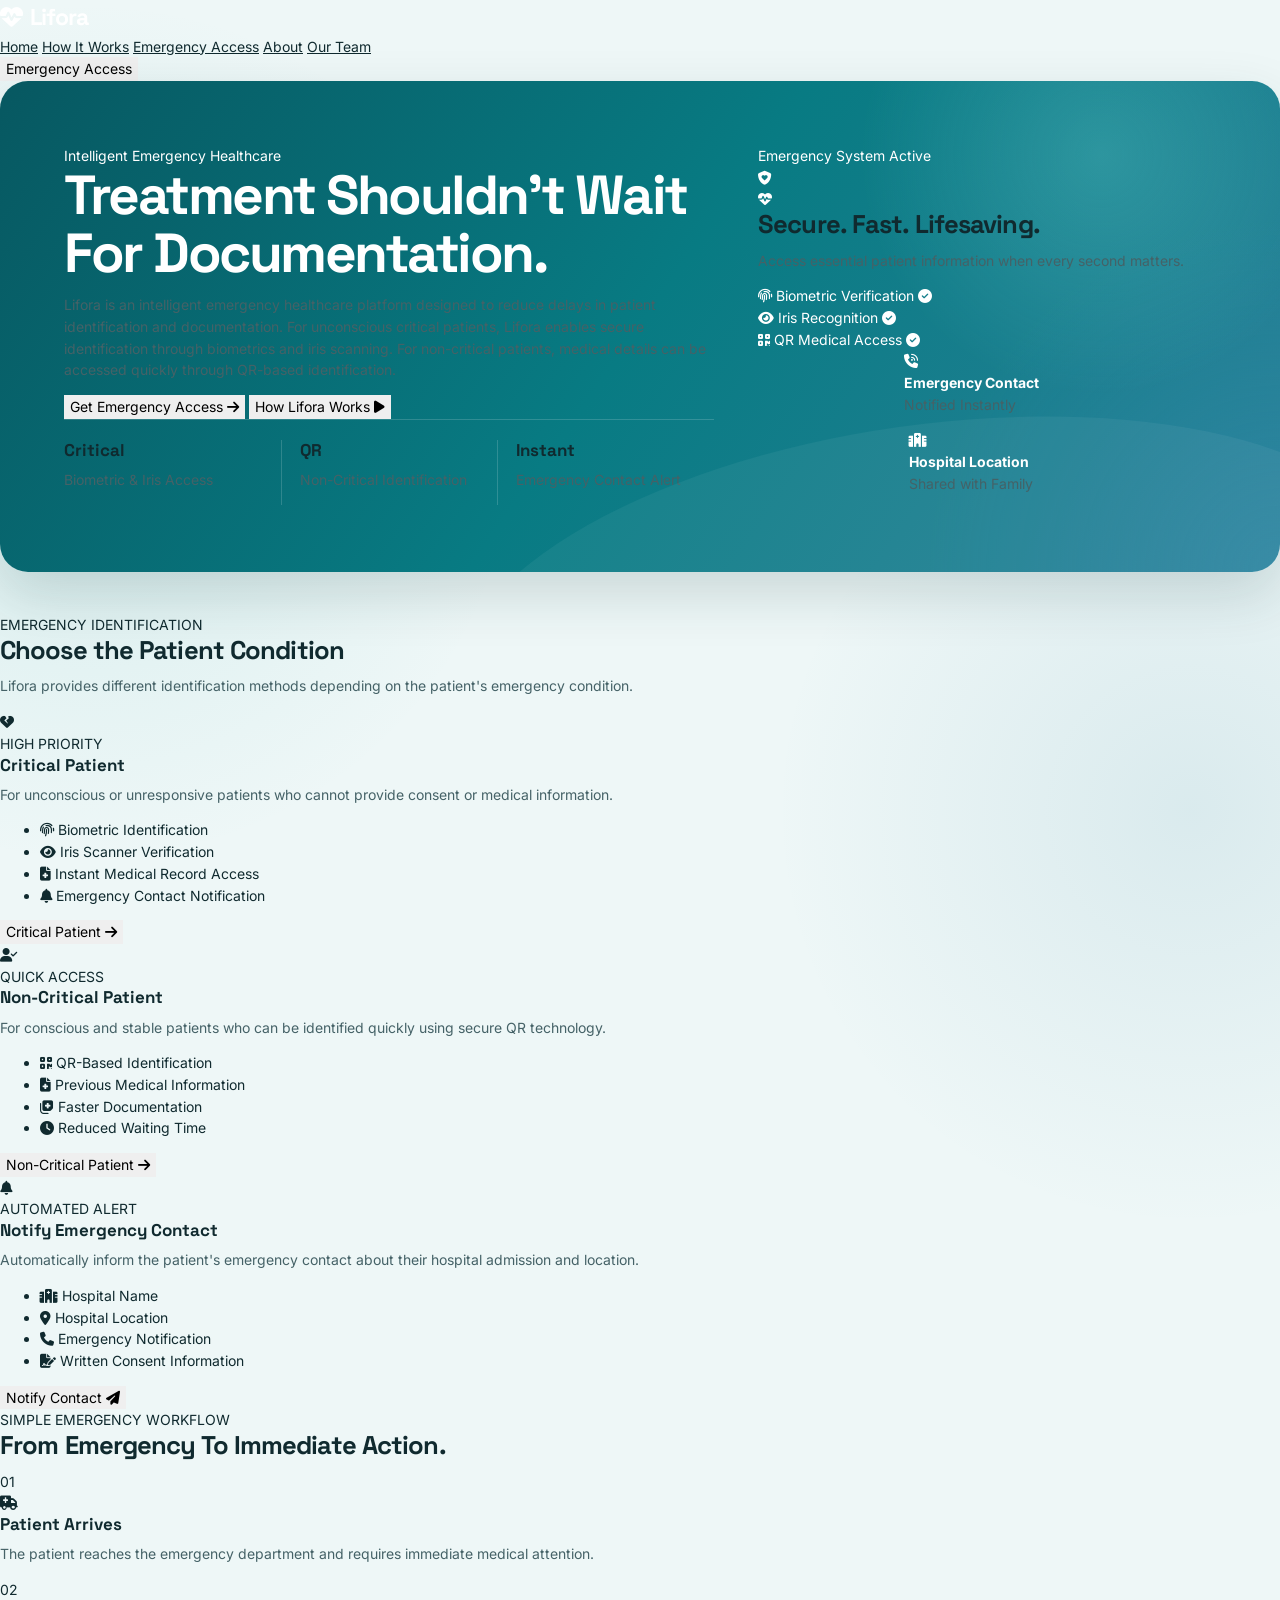
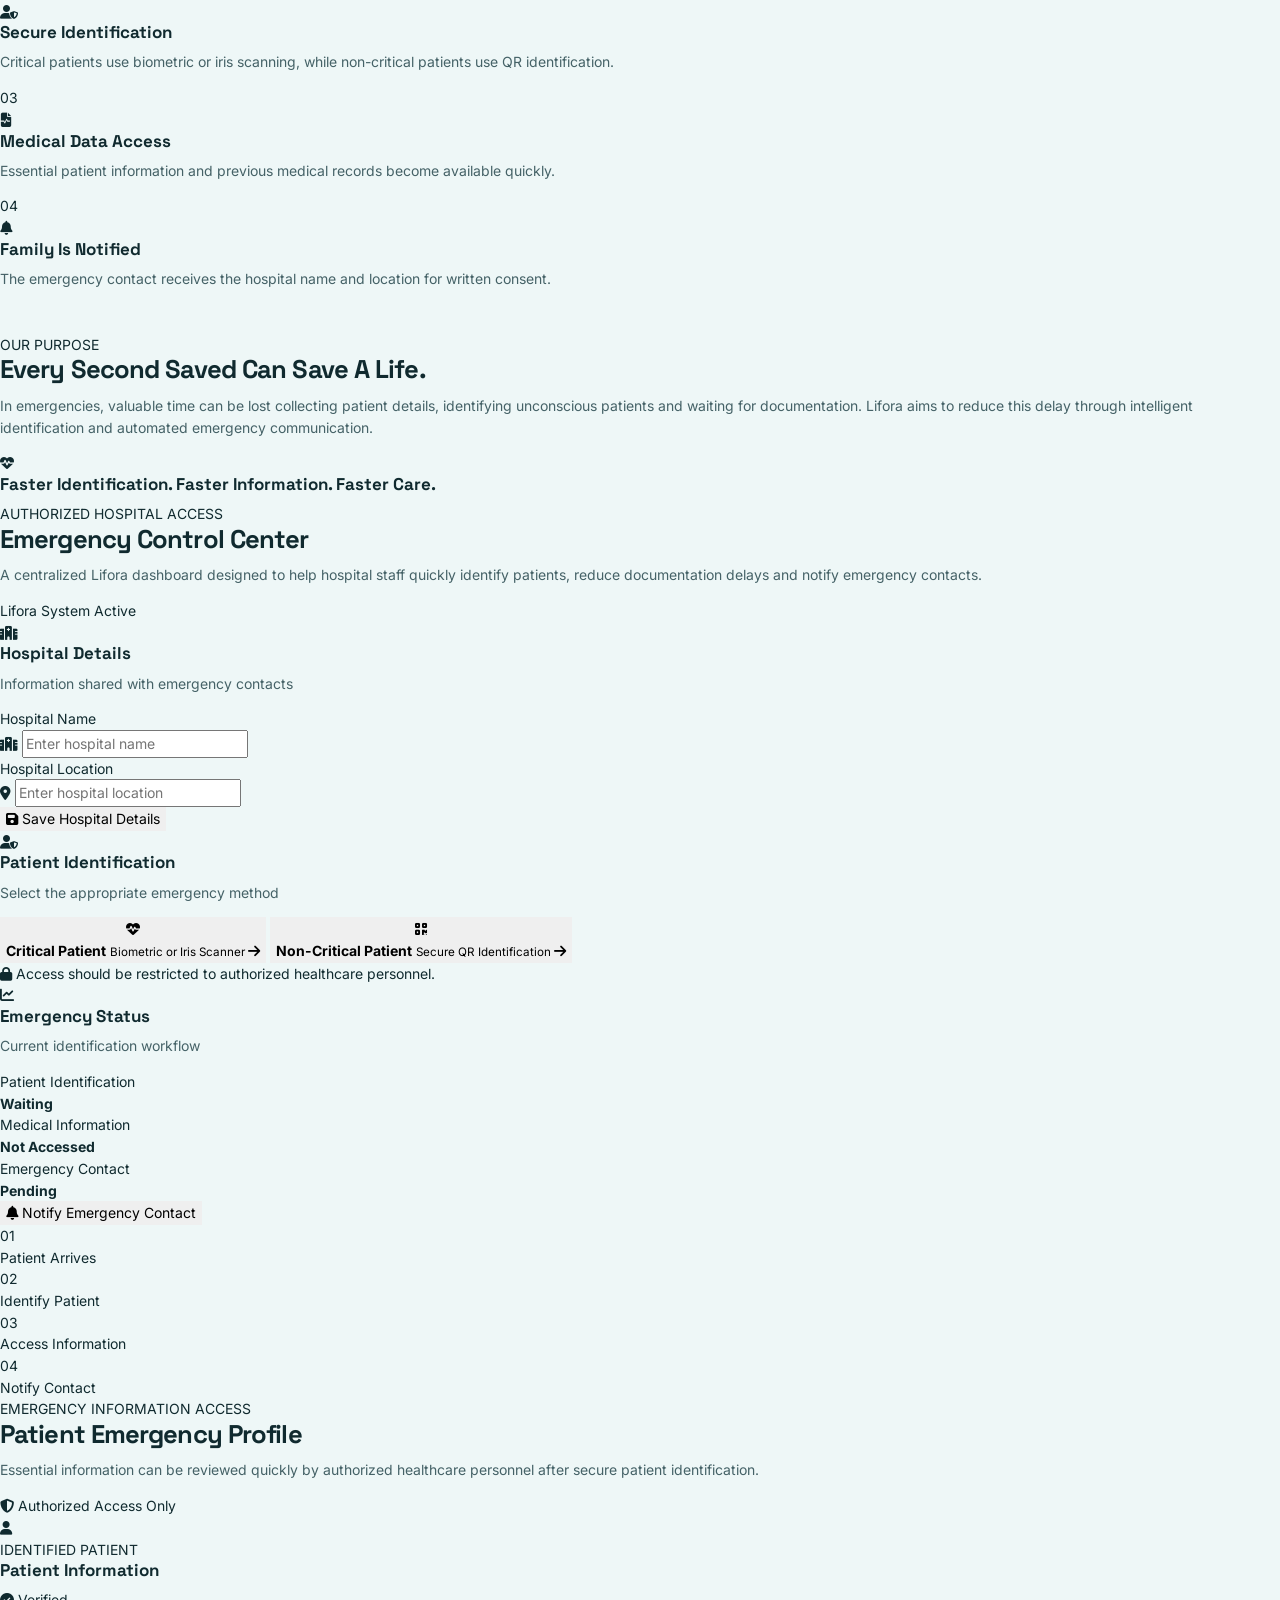
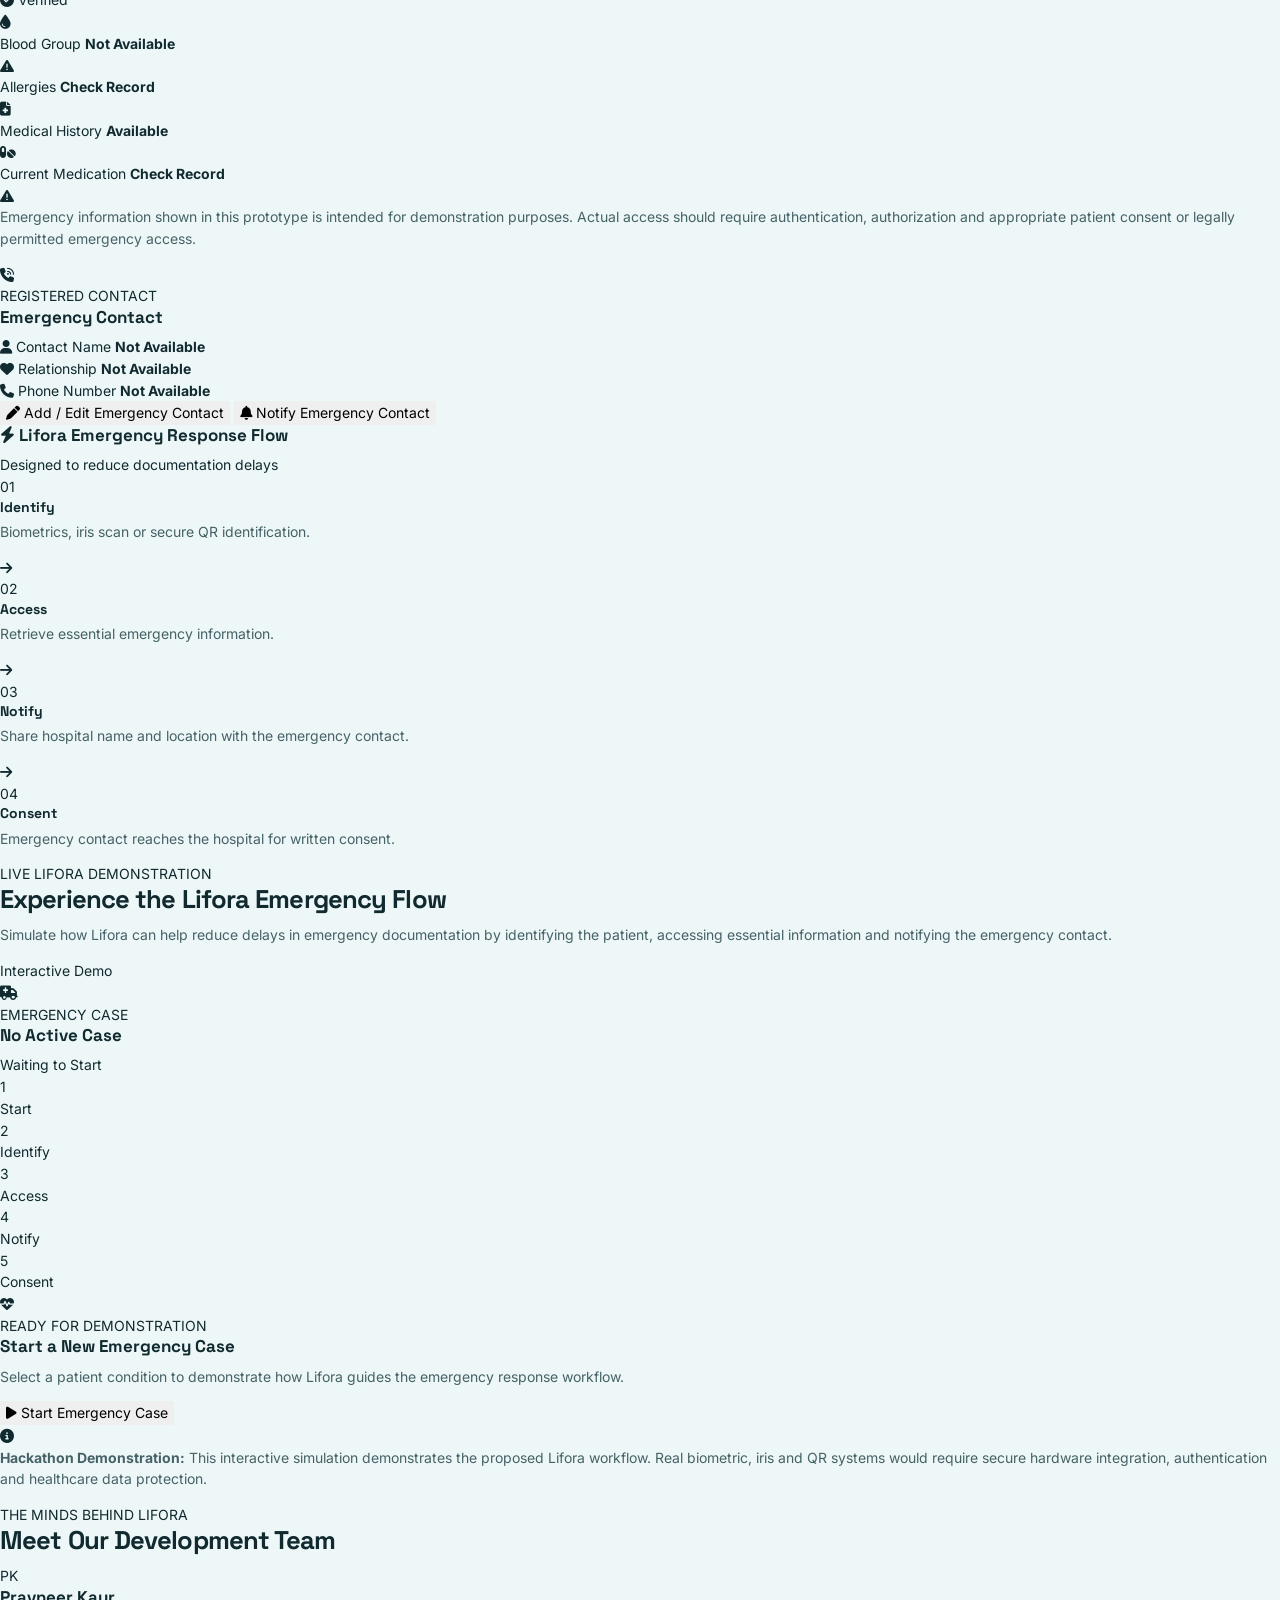
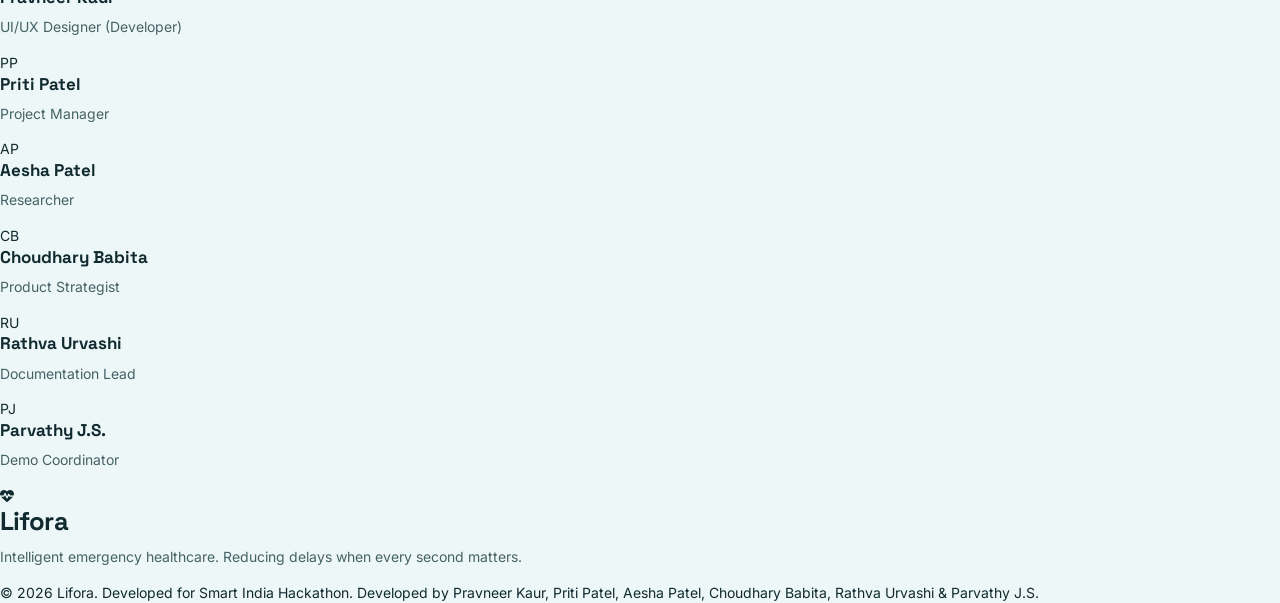
<file: index-5.html>
<!DOCTYPE html>
<html lang="en">

<head>
    <meta charset="UTF-8">

    <meta name="viewport" 
          content="width=device-width, initial-scale=1.0">

    <title>Lifora | Intelligent Emergency Healthcare</title>

    <!-- Google Font -->
    <link href="https://fonts.googleapis.com/css2?family=Inter:wght@300;400;500;600;700;800&display=swap" 
          rel="stylesheet">

    <!-- Font Awesome Icons -->
    <link rel="stylesheet" 
          href="https://cdnjs.cloudflare.com/ajax/libs/font-awesome/6.5.2/css/all.min.css">

    <!-- CSS File -->
    <link rel="stylesheet" href="styles.css">
</head>


<body>

    <!-- =========================
         NAVIGATION BAR
    ========================== -->

    <header class="navbar">

        <div class="logo">

            <div class="logo-icon">
                <i class="fa-solid fa-heart-pulse"></i>
            </div>

            <span>Lifora</span>

        </div>


        <nav class="nav-links">

            <a href="#home">Home</a>

            <a href="#how-it-works">How It Works</a>

            <a href="#emergency">Emergency Access</a>

            <a href="#about">About</a>

            <a href="#developers">Our Team</a>

        </nav>


        <button class="nav-button"
                onclick="document.getElementById('emergency').scrollIntoView()">

            Emergency Access

        </button>

    </header>



    <!-- =========================
         HERO SECTION
    ========================== -->

    <section class="hero" id="home">


        <!-- LEFT CONTENT -->

        <div class="hero-content">

            <div class="status-badge">

                <span class="pulse-dot"></span>

                Intelligent Emergency Healthcare

            </div>


            <h1>

                Treatment Shouldn't Wait For

                <span>Documentation.</span>

            </h1>


            <p>

                Lifora is an intelligent emergency healthcare platform
                designed to reduce delays in patient identification and
                documentation.

                For unconscious critical patients, Lifora enables secure
                identification through biometrics and iris scanning.
                For non-critical patients, medical details can be accessed
                quickly through QR-based identification.

            </p>


            <div class="hero-buttons">

                <button class="primary-btn"
                        onclick="document.getElementById('emergency').scrollIntoView()">

                    Get Emergency Access

                    <i class="fa-solid fa-arrow-right"></i>

                </button>


                <button class="secondary-btn"
                        onclick="document.getElementById('how-it-works').scrollIntoView()">

                    How Lifora Works

                    <i class="fa-solid fa-play"></i>

                </button>

            </div>


            <!-- STATISTICS -->

            <div class="hero-stats">

                <div class="stat">

                    <h3>Critical</h3>

                    <p>Biometric & Iris Access</p>

                </div>


                <div class="stat">

                    <h3>QR</h3>

                    <p>Non-Critical Identification</p>

                </div>


                <div class="stat">

                    <h3>Instant</h3>

                    <p>Emergency Contact Alert</p>

                </div>

            </div>

        </div>



        <!-- RIGHT VISUAL -->

        <div class="hero-visual">


            <!-- MAIN CARD -->

            <div class="patient-card">

                <div class="card-top">

                    <div class="live-status">

                        <span class="live-dot"></span>

                        Emergency System Active

                    </div>

                    <i class="fa-solid fa-shield-heart"></i>

                </div>


                <div class="medical-icon">

                    <i class="fa-solid fa-heart-pulse"></i>

                </div>


                <h2>Secure. Fast. Lifesaving.</h2>


                <p>

                    Access essential patient information
                    when every second matters.

                </p>


                <div class="patient-info">

                    <div class="info-row">

                        <i class="fa-solid fa-fingerprint"></i>

                        <span>Biometric Verification</span>

                        <i class="fa-solid fa-circle-check success"></i>

                    </div>


                    <div class="info-row">

                        <i class="fa-solid fa-eye"></i>

                        <span>Iris Recognition</span>

                        <i class="fa-solid fa-circle-check success"></i>

                    </div>


                    <div class="info-row">

                        <i class="fa-solid fa-qrcode"></i>

                        <span>QR Medical Access</span>

                        <i class="fa-solid fa-circle-check success"></i>

                    </div>

                </div>

            </div>



            <!-- FLOATING EMERGENCY CARD -->

            <div class="floating-card emergency-float">

                <div class="float-icon red-icon">

                    <i class="fa-solid fa-phone-volume"></i>

                </div>


                <div>

                    <strong>Emergency Contact</strong>

                    <p>Notified Instantly</p>

                </div>

            </div>



            <!-- FLOATING HOSPITAL CARD -->

            <div class="floating-card hospital-float">

                <div class="float-icon blue-icon">

                    <i class="fa-solid fa-hospital"></i>

                </div>


                <div>

                    <strong>Hospital Location</strong>

                    <p>Shared with Family</p>

                </div>

            </div>

        </div>

    </section>



    <!-- =========================
         EMERGENCY ACCESS SECTION
    ========================== -->

    <section class="emergency-section" id="emergency">


        <div class="section-heading">

            <div class="small-title">

                <span></span>

                EMERGENCY IDENTIFICATION

            </div>


            <h2>

                Choose the Patient

                <span>Condition</span>

            </h2>


            <p>

                Lifora provides different identification methods depending
                on the patient's emergency condition.

            </p>

        </div>



        <!-- PATIENT CONDITION CARDS -->

        <div class="condition-grid">


            <!-- CRITICAL PATIENT -->

            <div class="condition-card critical-card interactive-condition" onclick="event.stopPropagation(); openCriticalPatient()">

                <div class="condition-icon critical-icon">

                    <i class="fa-solid fa-heart-crack"></i>

                </div>


                <div class="condition-tag">

                    HIGH PRIORITY

                </div>


                <h3>Critical Patient</h3>


                <p>

                    For unconscious or unresponsive patients who
                    cannot provide consent or medical information.

                </p>


                <ul>

                    <li>

                        <i class="fa-solid fa-fingerprint"></i>

                        Biometric Identification

                    </li>


                    <li>

                        <i class="fa-solid fa-eye"></i>

                        Iris Scanner Verification

                    </li>


                    <li>

                        <i class="fa-solid fa-file-medical"></i>

                        Instant Medical Record Access

                    </li>


                    <li>

                        <i class="fa-solid fa-bell"></i>

                        Emergency Contact Notification

                    </li>

                </ul>


                <button class="critical-btn"
                        onclick="openCriticalPatient()">

                    Critical Patient

                    <i class="fa-solid fa-arrow-right"></i>

                </button>

            </div>



            <!-- NON-CRITICAL PATIENT -->

            <div class="condition-card noncritical-card interactive-condition" onclick="event.stopPropagation(); openNonCriticalPatient()">

                <div class="condition-icon noncritical-icon">

                    <i class="fa-solid fa-user-check"></i>

                </div>


                <div class="condition-tag safe-tag">

                    QUICK ACCESS

                </div>


                <h3>Non-Critical Patient</h3>


                <p>

                    For conscious and stable patients who can be
                    identified quickly using secure QR technology.

                </p>


                <ul>

                    <li>

                        <i class="fa-solid fa-qrcode"></i>

                        QR-Based Identification

                    </li>


                    <li>

                        <i class="fa-solid fa-file-medical"></i>

                        Previous Medical Information

                    </li>


                    <li>

                        <i class="fa-solid fa-notes-medical"></i>

                        Faster Documentation

                    </li>


                    <li>

                        <i class="fa-solid fa-clock"></i>

                        Reduced Waiting Time

                    </li>

                </ul>


                <button class="noncritical-btn"
                        onclick="openNonCriticalPatient()">

                    Non-Critical Patient

                    <i class="fa-solid fa-arrow-right"></i>

                </button>

            </div>



            <!-- EMERGENCY CONTACT -->

            <div class="condition-card contact-card interactive-condition" onclick="event.stopPropagation(); notifyEmergencyContact()">

                <div class="condition-icon contact-icon">

                    <i class="fa-solid fa-bell"></i>

                </div>


                <div class="condition-tag notification-tag">

                    AUTOMATED ALERT

                </div>


                <h3>Notify Emergency Contact</h3>


                <p>

                    Automatically inform the patient's emergency
                    contact about their hospital admission and location.

                </p>


                <ul>

                    <li>

                        <i class="fa-solid fa-hospital"></i>

                        Hospital Name

                    </li>


                    <li>

                        <i class="fa-solid fa-location-dot"></i>

                        Hospital Location

                    </li>


                    <li>

                        <i class="fa-solid fa-phone"></i>

                        Emergency Notification

                    </li>


                    <li>

                        <i class="fa-solid fa-file-signature"></i>

                        Written Consent Information

                    </li>

                </ul>


                <button class="contact-btn"
                        onclick="notifyEmergencyContact()">

                    Notify Contact

                    <i class="fa-solid fa-paper-plane"></i>

                </button>

            </div>


        </div>

    </section>



    <!-- =========================
         HOW LIFORA WORKS
    ========================== -->

    <section class="how-section" id="how-it-works">


        <div class="section-heading">

            <div class="small-title">

                <span></span>

                SIMPLE EMERGENCY WORKFLOW

            </div>


            <h2>

                From Emergency To

                <span>Immediate Action.</span>

            </h2>

        </div>


        <div class="workflow">


            <div class="step">

                <div class="step-number">01</div>

                <div class="step-icon">

                    <i class="fa-solid fa-truck-medical"></i>

                </div>


                <h3>Patient Arrives</h3>


                <p>

                    The patient reaches the emergency department
                    and requires immediate medical attention.

                </p>

            </div>



            <div class="workflow-line"></div>



            <div class="step">

                <div class="step-number">02</div>

                <div class="step-icon">

                    <i class="fa-solid fa-user-shield"></i>

                </div>


                <h3>Secure Identification</h3>


                <p>

                    Critical patients use biometric or iris scanning,
                    while non-critical patients use QR identification.

                </p>

            </div>



            <div class="workflow-line"></div>



            <div class="step">

                <div class="step-number">03</div>

                <div class="step-icon">

                    <i class="fa-solid fa-file-waveform"></i>

                </div>


                <h3>Medical Data Access</h3>


                <p>

                    Essential patient information and previous
                    medical records become available quickly.

                </p>

            </div>



            <div class="workflow-line"></div>



            <div class="step">

                <div class="step-number">04</div>

                <div class="step-icon">

                    <i class="fa-solid fa-bell"></i>

                </div>


                <h3>Family Is Notified</h3>


                <p>

                    The emergency contact receives the hospital
                    name and location for written consent.

                </p>

            </div>

        </div>

    </section>



    <!-- =========================
         ABOUT SECTION
    ========================== -->

    <section class="about-section" id="about">

        <div class="about-content">

            <div class="about-left">

                <div class="small-title">

                    <span></span>

                    OUR PURPOSE

                </div>


                <h2>

                    Every Second Saved

                    <span>Can Save A Life.</span>

                </h2>


                <p>

                    In emergencies, valuable time can be lost collecting
                    patient details, identifying unconscious patients and
                    waiting for documentation.

                    Lifora aims to reduce this delay through intelligent
                    identification and automated emergency communication.

                </p>

            </div>


            <div class="purpose-box">

                <i class="fa-solid fa-heart-pulse"></i>


                <h3>

                    Faster Identification.
                    Faster Information.
                    Faster Care.

                </h3>

            </div>

        </div>

    </section>


<!-- =========================================
     HOSPITAL DASHBOARD
========================================= -->

<section class="hospital-dashboard-section" id="hospital-dashboard">

    <div class="dashboard-container">


        <!-- DASHBOARD HEADER -->

        <div class="dashboard-heading">

            <div>

                <div class="small-title">

                    <span></span>

                    AUTHORIZED HOSPITAL ACCESS

                </div>


                <h2>

                    Emergency

                    <span>Control Center</span>

                </h2>


                <p>

                    A centralized Lifora dashboard designed to help
                    hospital staff quickly identify patients, reduce
                    documentation delays and notify emergency contacts.

                </p>

            </div>


            <div class="dashboard-live-status">

                <span class="dashboard-pulse"></span>

                Lifora System Active

            </div>

        </div>



        <!-- DASHBOARD GRID -->

        <div class="dashboard-grid">


            <!-- HOSPITAL DETAILS -->

            <div class="dashboard-card hospital-details-card">

                <div class="dashboard-card-title">

                    <div class="dashboard-icon purple-dashboard-icon">

                        <i class="fa-solid fa-hospital"></i>

                    </div>


                    <div>

                        <h3>Hospital Details</h3>

                        <p>Information shared with emergency contacts</p>

                    </div>

                </div>


                <div class="dashboard-form">


                    <div class="form-group">

                        <label for="dashboardHospitalName">

                            Hospital Name

                        </label>


                        <div class="input-box">

                            <i class="fa-solid fa-hospital"></i>


                            <input
                                type="text"
                                id="dashboardHospitalName"
                                placeholder="Enter hospital name"
                            >

                        </div>

                    </div>



                    <div class="form-group">

                        <label for="dashboardHospitalLocation">

                            Hospital Location

                        </label>


                        <div class="input-box">

                            <i class="fa-solid fa-location-dot"></i>


                            <input
                                type="text"
                                id="dashboardHospitalLocation"
                                placeholder="Enter hospital location"
                            >

                        </div>

                    </div>


                    <button
                        class="save-hospital-btn"
                        onclick="saveHospitalDetails()"
                    >

                        <i class="fa-solid fa-floppy-disk"></i>

                        Save Hospital Details

                    </button>

                </div>

            </div>



            <!-- PATIENT IDENTIFICATION -->

            <div class="dashboard-card patient-access-card">

                <div class="dashboard-card-title">

                    <div class="dashboard-icon red-dashboard-icon">

                        <i class="fa-solid fa-user-shield"></i>

                    </div>


                    <div>

                        <h3>Patient Identification</h3>

                        <p>Select the appropriate emergency method</p>

                    </div>

                </div>


                <div class="dashboard-access-buttons">


                    <button
                        class="dashboard-access-btn critical-access"
                        onclick="openCriticalPatient()"
                    >

                        <div>

                            <i class="fa-solid fa-heart-pulse"></i>

                        </div>


                        <span>

                            <strong>Critical Patient</strong>

                            <small>
                                Biometric or Iris Scanner
                            </small>

                        </span>


                        <i class="fa-solid fa-arrow-right"></i>

                    </button>



                    <button
                        class="dashboard-access-btn noncritical-access"
                        onclick="openNonCriticalPatient()"
                    >

                        <div>

                            <i class="fa-solid fa-qrcode"></i>

                        </div>


                        <span>

                            <strong>Non-Critical Patient</strong>

                            <small>
                                Secure QR Identification
                            </small>

                        </span>


                        <i class="fa-solid fa-arrow-right"></i>

                    </button>

                </div>


                <div class="dashboard-security">

                    <i class="fa-solid fa-lock"></i>

                    <span>

                        Access should be restricted to authorized
                        healthcare personnel.

                    </span>

                </div>

            </div>



            <!-- LIVE EMERGENCY STATUS -->

            <div class="dashboard-card status-card">

                <div class="dashboard-card-title">

                    <div class="dashboard-icon yellow-dashboard-icon">

                        <i class="fa-solid fa-chart-line"></i>

                    </div>


                    <div>

                        <h3>Emergency Status</h3>

                        <p>Current identification workflow</p>

                    </div>

                </div>


                <div class="status-list">


                    <div class="status-item">

                        <div class="status-info">

                            <span class="status-indicator waiting"></span>

                            <span>Patient Identification</span>

                        </div>


                        <strong id="identificationStatus">

                            Waiting

                        </strong>

                    </div>



                    <div class="status-item">

                        <div class="status-info">

                            <span class="status-indicator waiting"></span>

                            <span>Medical Information</span>

                        </div>


                        <strong id="medicalStatus">

                            Not Accessed

                        </strong>

                    </div>



                    <div class="status-item">

                        <div class="status-info">

                            <span class="status-indicator waiting"></span>

                            <span>Emergency Contact</span>

                        </div>


                        <strong id="contactStatus">

                            Pending

                        </strong>

                    </div>


                </div>


                <button
                    class="dashboard-alert-btn"
                    onclick="notifyEmergencyContact()"
                >

                    <i class="fa-solid fa-bell"></i>

                    Notify Emergency Contact

                </button>

            </div>

        </div>



        <!-- EMERGENCY WORKFLOW BAR -->

        <div class="dashboard-workflow-bar">

            <div class="workflow-bar-item active-workflow">

                <div>01</div>

                <span>Patient Arrives</span>

            </div>


            <div class="workflow-bar-line"></div>


            <div class="workflow-bar-item">

                <div>02</div>

                <span>Identify Patient</span>

            </div>


            <div class="workflow-bar-line"></div>


            <div class="workflow-bar-item">

                <div>03</div>

                <span>Access Information</span>

            </div>


            <div class="workflow-bar-line"></div>


            <div class="workflow-bar-item">

                <div>04</div>

                <span>Notify Contact</span>

            </div>

        </div>


    </div>

</section>
<section class="emergency-profile-section" id="emergency-profile">

    <div class="emergency-profile-container">

        <div class="profile-section-heading">

            <div>

                <div class="small-title">
                    <span></span>
                    EMERGENCY INFORMATION ACCESS
                </div>

                <h2>
                    Patient
                    <span>Emergency Profile</span>
                </h2>

                <p>
                    Essential information can be reviewed quickly by
                    authorized healthcare personnel after secure
                    patient identification.
                </p>

            </div>

            <div class="profile-security-badge">
                <i class="fa-solid fa-shield-halved"></i>
                Authorized Access Only
            </div>

        </div>


        <div class="emergency-profile-grid">


            <!-- PATIENT MEDICAL INFORMATION -->

            <div class="profile-main-card">

                <div class="profile-card-top">

                    <div class="patient-profile-icon">
                        <i class="fa-solid fa-user"></i>
                    </div>

                    <div>
                        <span>IDENTIFIED PATIENT</span>
                        <h3 id="profilePatientName">
                            Patient Information
                        </h3>
                    </div>

                    <div class="profile-verified">
                        <i class="fa-solid fa-circle-check"></i>
                        Verified
                    </div>

                </div>


                <div class="profile-divider"></div>


                <div class="medical-information-grid">


                    <div class="medical-info-box blood-info">

                        <div class="medical-info-icon">
                            <i class="fa-solid fa-droplet"></i>
                        </div>

                        <div>
                            <span>Blood Group</span>
                            <strong id="patientBloodGroup">
                                Not Available
                            </strong>
                        </div>

                    </div>


                    <div class="medical-info-box allergy-info">

                        <div class="medical-info-icon">
                            <i class="fa-solid fa-triangle-exclamation"></i>
                        </div>

                        <div>
                            <span>Allergies</span>
                            <strong id="patientAllergies">
                                Check Record
                            </strong>
                        </div>

                    </div>


                    <div class="medical-info-box history-info">

                        <div class="medical-info-icon">
                            <i class="fa-solid fa-file-medical"></i>
                        </div>

                        <div>
                            <span>Medical History</span>
                            <strong id="patientMedicalHistory">
                                Available
                            </strong>
                        </div>

                    </div>


                    <div class="medical-info-box medication-info">

                        <div class="medical-info-icon">
                            <i class="fa-solid fa-pills"></i>
                        </div>

                        <div>
                            <span>Current Medication</span>
                            <strong id="patientMedication">
                                Check Record
                            </strong>
                        </div>

                    </div>

                </div>


                <div class="profile-warning">

                    <i class="fa-solid fa-triangle-exclamation"></i>

                    <p>
                        Emergency information shown in this prototype
                        is intended for demonstration purposes.
                        Actual access should require authentication,
                        authorization and appropriate patient consent
                        or legally permitted emergency access.
                    </p>

                </div>

            </div>



            <!-- EMERGENCY CONTACT -->

            <div class="emergency-contact-card">

                <div class="contact-card-header">

                    <div class="contact-icon">
                        <i class="fa-solid fa-phone-volume"></i>
                    </div>

                    <div>
                        <span>REGISTERED CONTACT</span>
                        <h3>Emergency Contact</h3>
                    </div>

                </div>


                <div class="contact-information">


                    <div class="contact-row">

                        <span>
                            <i class="fa-solid fa-user"></i>
                            Contact Name
                        </span>

                        <strong id="emergencyContactName">
                            Not Available
                        </strong>

                    </div>


                    <div class="contact-row">

                        <span>
                            <i class="fa-solid fa-heart"></i>
                            Relationship
                        </span>

                        <strong id="emergencyContactRelation">
                            Not Available
                        </strong>

                    </div>


                    <div class="contact-row">

                        <span>
                            <i class="fa-solid fa-phone"></i>
                            Phone Number
                        </span>

                        <strong id="emergencyContactPhone">
                            Not Available
                        </strong>

                    </div>

                </div>


                <button
                    class="edit-contact-btn"
                    onclick="openEmergencyContactForm()"
                >

                    <i class="fa-solid fa-pen"></i>

                    Add / Edit Emergency Contact

                </button>


                <button
                    class="profile-notify-btn"
                    onclick="notifyEmergencyContact()"
                >

                    <i class="fa-solid fa-bell"></i>

                    Notify Emergency Contact

                </button>

            </div>

        </div>


        <!-- QUICK EMERGENCY TIMELINE -->

        <div class="emergency-timeline">

            <div class="timeline-heading">

                <h3>
                    <i class="fa-solid fa-bolt"></i>
                    Lifora Emergency Response Flow
                </h3>

                <span>Designed to reduce documentation delays</span>

            </div>


            <div class="timeline-steps">


                <div class="timeline-step">

                    <div class="timeline-number">
                        01
                    </div>

                    <h4>Identify</h4>

                    <p>
                        Biometrics, iris scan or secure QR
                        identification.
                    </p>

                </div>


                <div class="timeline-arrow">
                    <i class="fa-solid fa-arrow-right"></i>
                </div>


                <div class="timeline-step">

                    <div class="timeline-number">
                        02
                    </div>

                    <h4>Access</h4>

                    <p>
                        Retrieve essential emergency information.
                    </p>

                </div>


                <div class="timeline-arrow">
                    <i class="fa-solid fa-arrow-right"></i>
                </div>


                <div class="timeline-step">

                    <div class="timeline-number">
                        03
                    </div>

                    <h4>Notify</h4>

                    <p>
                        Share hospital name and location with
                        the emergency contact.
                    </p>

                </div>


                <div class="timeline-arrow">
                    <i class="fa-solid fa-arrow-right"></i>
                </div>


                <div class="timeline-step">

                    <div class="timeline-number">
                        04
                    </div>

                    <h4>Consent</h4>

                    <p>
                        Emergency contact reaches the hospital
                        for written consent.
                    </p>

                </div>

            </div>

        </div>

    </div>

</section>
    <!-- =========================================
     PART 8 - LIVE EMERGENCY CASE SIMULATION
========================================= -->

<section class="simulation-section" id="simulation">

    <div class="simulation-container">


        <!-- HEADING -->

        <div class="simulation-heading">

            <div>

                <div class="small-title">
                    <span></span>
                    LIVE LIFORA DEMONSTRATION
                </div>

                <h2>
                    Experience the
                    <span>Lifora Emergency Flow</span>
                </h2>

                <p>
                    Simulate how Lifora can help reduce delays in
                    emergency documentation by identifying the patient,
                    accessing essential information and notifying the
                    emergency contact.
                </p>

            </div>


            <div class="simulation-live-badge">

                <span class="simulation-pulse"></span>

                Interactive Demo

            </div>

        </div>



        <!-- MAIN SIMULATION CARD -->

        <div class="simulation-card">


            <!-- TOP BAR -->

            <div class="simulation-topbar">

                <div class="simulation-case-info">

                    <div class="simulation-case-icon">

                        <i class="fa-solid fa-truck-medical"></i>

                    </div>

                    <div>

                        <span>EMERGENCY CASE</span>

                        <h3 id="simulationCaseTitle">

                            No Active Case

                        </h3>

                    </div>

                </div>


                <div class="simulation-status waiting-status"
                     id="simulationStatus">

                    <span></span>

                    Waiting to Start

                </div>

            </div>



            <!-- PROGRESS -->

            <div class="simulation-progress">

                <div class="simulation-progress-item active"
                     id="simStep1">

                    <div>1</div>

                    <span>Start</span>

                </div>


                <div class="simulation-progress-line"
                     id="simLine1">
                </div>


                <div class="simulation-progress-item"
                     id="simStep2">

                    <div>2</div>

                    <span>Identify</span>

                </div>


                <div class="simulation-progress-line"
                     id="simLine2">
                </div>


                <div class="simulation-progress-item"
                     id="simStep3">

                    <div>3</div>

                    <span>Access</span>

                </div>


                <div class="simulation-progress-line"
                     id="simLine3">
                </div>


                <div class="simulation-progress-item"
                     id="simStep4">

                    <div>4</div>

                    <span>Notify</span>

                </div>


                <div class="simulation-progress-line"
                     id="simLine4">
                </div>


                <div class="simulation-progress-item"
                     id="simStep5">

                    <div>5</div>

                    <span>Consent</span>

                </div>

            </div>



            <!-- SIMULATION SCREEN -->

            <div class="simulation-screen"
                 id="simulationScreen">


                <!-- DEFAULT SCREEN -->

                <div class="simulation-welcome">

                    <div class="simulation-main-icon">

                        <i class="fa-solid fa-heart-pulse"></i>

                    </div>


                    <span>READY FOR DEMONSTRATION</span>


                    <h3>
                        Start a New Emergency Case
                    </h3>


                    <p>
                        Select a patient condition to demonstrate how
                        Lifora guides the emergency response workflow.
                    </p>


                    <button
                        class="start-simulation-btn"
                        onclick="startEmergencySimulation()"
                    >

                        <i class="fa-solid fa-play"></i>

                        Start Emergency Case

                    </button>

                </div>


            </div>

        </div>


        <!-- DEMO INFORMATION -->

        <div class="simulation-info-box">

            <div>

                <i class="fa-solid fa-circle-info"></i>

            </div>


            <p>

                <strong>Hackathon Demonstration:</strong>

                This interactive simulation demonstrates the proposed
                Lifora workflow. Real biometric, iris and QR systems
                would require secure hardware integration, authentication
                and healthcare data protection.

            </p>

        </div>

    </div>

</section>
    <!-- =========================
         DEVELOPERS SECTION
    ========================== -->

    <section class="developers-section" id="developers">


        <div class="section-heading">

            <div class="small-title">

                <span></span>

                THE MINDS BEHIND LIFORA

            </div>


            <h2>

                Meet Our

                <span>Development Team</span>

            </h2>

        </div>


        <div class="developer-grid">


            <div class="developer-card">

                <div class="developer-avatar">

                    PK

                </div>

                <h3>Pravneer Kaur</h3>

                <p>UI/UX Designer (Developer)</p>

            </div>



            <div class="developer-card">

                <div class="developer-avatar">

                    PP

                </div>

                <h3>Priti Patel</h3>

                <p>Project Manager</p>

            </div>



            <div class="developer-card">

                <div class="developer-avatar">

                    AP

                </div>

                <h3>Aesha Patel</h3>

                <p>Researcher</p>

            </div>



            <div class="developer-card">

                <div class="developer-avatar">

                    CB

                </div>

                <h3>Choudhary Babita</h3>

                <p>Product Strategist</p>

            </div>



            <div class="developer-card">

                <div class="developer-avatar">

                    RU

                </div>

                <h3>Rathva Urvashi</h3>

                <p>Documentation Lead</p>

            </div>



            <div class="developer-card">

                <div class="developer-avatar">

                    PJ

                </div>

                <h3>Parvathy J.S.</h3>

                <p>Demo Coordinator</p>

            </div>

        </div>

    </section>



    <!-- =========================
         FOOTER
    ========================== -->

    <footer>

        <div class="footer-logo">

            <div class="logo-icon">

                <i class="fa-solid fa-heart-pulse"></i>

            </div>

            <h2>Lifora</h2>

        </div>


        <p>

            Intelligent emergency healthcare.
            Reducing delays when every second matters.

        </p>


        <div class="footer-bottom">

            <span>

                © 2026 Lifora. Developed for Smart India Hackathon.

            </span>


            <span>

                Developed by Pravneer Kaur, Priti Patel,
                Aesha Patel, Choudhary Babita,
                Rathva Urvashi & Parvathy J.S.

            </span>

        </div>

    </footer>



    <!-- JAVASCRIPT FILE -->

    <script src="script.js"></script>

</body>

</html>
</file>
<file: styles.css>
/* =========================================================
   LIFORA — COMPLETE UI STYLESHEET
   Designed for the supplied Lifora HTML structure.
   Visual direction: clean hospital/health-tech dashboard,
   white surfaces, soft teal/blue gradients, rounded cards,
   subtle shadows, responsive desktop/tablet/mobile layout.
   ========================================================= */

@import url("https://fonts.googleapis.com/css2?family=Inter:wght@400;500;600;700;800&family=Space+Grotesk:wght@500;600;700&family=IBM+Plex+Mono:wght@500;600&display=swap");

/* -------------------- DESIGN TOKENS -------------------- */

:root {
  --bg: #eef7f7;
  --bg-soft: #f7fbfb;
  --surface: #ffffff;
  --surface-2: #f2f8f8;
  --surface-3: #e6f3f3;

  --ink: #102a2f;
  --ink-soft: #456267;
  --muted: #718589;
  --line: #d7e5e6;
  --line-strong: #c3d8da;

  --teal-950: #063c43;
  --teal-900: #075861;
  --teal-800: #08747d;
  --teal-700: #0d8990;
  --teal: #169ca0;
  --teal-400: #48b9b7;
  --teal-200: #bfe6e5;
  --teal-100: #e1f4f3;

  --blue: #287f9a;
  --blue-soft: #e5f2f7;

  --green: #218c58;
  --green-soft: #e6f5ec;

  --red: #d73542;
  --red-dark: #a9202c;
  --red-soft: #fde8ea;

  --orange: #e78b18;
  --orange-soft: #fff1dc;

  --yellow: #c89b14;
  --yellow-soft: #fff8d8;

  --shadow-xs: 0 2px 7px rgba(12, 54, 59, .06);
  --shadow-sm: 0 5px 18px rgba(12, 54, 59, .08);
  --shadow-md: 0 12px 32px rgba(12, 54, 59, .11);
  --shadow-lg: 0 22px 55px rgba(12, 54, 59, .16);

  --radius-sm: 8px;
  --radius: 14px;
  --radius-lg: 20px;
  --radius-xl: 28px;

  --topbar-h: 72px;
  --sidebar-w: 240px;

  --font: "Inter", system-ui, -apple-system, BlinkMacSystemFont, "Segoe UI", sans-serif;
  --display: "Space Grotesk", var(--font);
  --mono: "IBM Plex Mono", ui-monospace, SFMono-Regular, Menlo, monospace;

  --transition: 180ms ease;
}

/* -------------------- RESET -------------------- */

*,
*::before,
*::after {
  box-sizing: border-box;
}

html {
  min-height: 100%;
  scroll-behavior: smooth;
}

body {
  margin: 0;
  min-width: 320px;
  min-height: 100vh;
  color: var(--ink);
  background:
    radial-gradient(circle at 7% 8%, rgba(55, 173, 173, .12), transparent 27rem),
    radial-gradient(circle at 93% 15%, rgba(41, 125, 154, .10), transparent 26rem),
    var(--bg);
  font-family: var(--font);
  font-size: 14px;
  line-height: 1.55;
  -webkit-font-smoothing: antialiased;
  text-rendering: optimizeLegibility;
}

body,
button,
input,
select,
textarea {
  font-family: var(--font);
}

button,
input,
select,
textarea {
  font: inherit;
}

button,
a {
  -webkit-tap-highlight-color: transparent;
}

button {
  border: 0;
}

a {
  color: inherit;
}

img,
svg {
  max-width: 100%;
}

::selection {
  color: #fff;
  background: var(--teal-800);
}

/* -------------------- SCROLLBARS -------------------- */

* {
  scrollbar-width: thin;
  scrollbar-color: #b9ced0 transparent;
}

*::-webkit-scrollbar {
  width: 8px;
  height: 8px;
}

*::-webkit-scrollbar-track {
  background: transparent;
}

*::-webkit-scrollbar-thumb {
  background: #b9ced0;
  border-radius: 999px;
}

*::-webkit-scrollbar-thumb:hover {
  background: #8eadaf;
}

/* -------------------- APP / TOPBAR -------------------- */

#app {
  min-height: 100vh;
}

.topbar {
  position: sticky;
  top: 0;
  z-index: 1000;
  min-height: var(--topbar-h);
  display: grid;
  grid-template-columns: auto minmax(0, 1fr) auto;
  align-items: center;
  gap: 22px;
  padding: 0 26px;
  color: #fff;
  background:
    linear-gradient(100deg, #075861 0%, #08747d 48%, #277f98 100%);
  border-bottom: 1px solid rgba(255, 255, 255, .12);
  box-shadow: 0 7px 25px rgba(5, 58, 65, .18);
}

.topbar-left,
.topbar-right {
  display: flex;
  align-items: center;
  gap: 12px;
}

.logo {
  display: inline-flex;
  align-items: center;
  gap: 8px;
  color: #fff;
  text-decoration: none;
  font-family: var(--display);
  font-size: 23px;
  font-weight: 700;
  letter-spacing: -.04em;
}

.logo-pulse {
  width: 34px;
  height: 22px;
  display: grid;
  place-items: center;
  color: #75e1da;
  filter: drop-shadow(0 0 8px rgba(117, 225, 218, .35));
}

.logo-word {
  transform: translateY(-1px);
}

.icon-btn {
  width: 38px;
  height: 38px;
  display: inline-grid;
  place-items: center;
  cursor: pointer;
  color: currentColor;
  background: transparent;
  border: 1px solid rgba(255, 255, 255, .17);
  border-radius: 10px;
  transition: var(--transition);
}

.icon-btn:hover {
  background: rgba(255, 255, 255, .12);
  border-color: rgba(255, 255, 255, .3);
}

.portal-switcher {
  display: flex;
  justify-content: center;
  align-items: center;
  gap: 5px;
  min-width: 0;
  overflow-x: auto;
  scrollbar-width: none;
}

.portal-switcher::-webkit-scrollbar {
  display: none;
}

.pill {
  flex: 0 0 auto;
  padding: 8px 13px;
  color: rgba(255, 255, 255, .8);
  background: transparent;
  border: 1px solid transparent;
  border-radius: 999px;
  cursor: pointer;
  font-size: 12px;
  font-weight: 700;
  white-space: nowrap;
  transition: var(--transition);
}

.pill:hover {
  color: #fff;
  background: rgba(255, 255, 255, .10);
}

.pill.active {
  color: var(--teal-900);
  background: #fff;
  box-shadow: 0 4px 12px rgba(0, 0, 0, .10);
}

.user-chip {
  display: flex;
  align-items: center;
  gap: 9px;
  padding: 5px 10px 5px 5px;
  border: 1px solid rgba(255, 255, 255, .16);
  border-radius: 999px;
  background: rgba(255, 255, 255, .08);
  white-space: nowrap;
}

.avatar {
  width: 36px;
  height: 36px;
  display: grid;
  place-items: center;
  color: var(--teal-900);
  background: #fff;
  border-radius: 50%;
  font-size: 12px;
  font-weight: 800;
}

.user-meta {
  display: grid;
  gap: 0;
}

.user-meta strong {
  font-size: 12px;
  line-height: 1.2;
}

.user-meta small {
  color: rgba(255, 255, 255, .72);
  font-size: 10px;
}

/* -------------------- SHELL / PORTALS -------------------- */

.shell {
  width: 100%;
}

.portal-section {
  display: none;
  min-height: calc(100vh - var(--topbar-h));
  grid-template-columns: var(--sidebar-w) minmax(0, 1fr);
}

.portal-section.active {
  display: grid;
}

.sidebar {
  position: sticky;
  top: var(--topbar-h);
  height: calc(100vh - var(--topbar-h));
  overflow-y: auto;
  padding: 25px 14px;
  background: rgba(255, 255, 255, .90);
  border-right: 1px solid var(--line);
  backdrop-filter: blur(18px);
  z-index: 50;
}

.sidebar-title {
  padding: 0 13px 13px;
  color: var(--teal-800);
  font-family: var(--display);
  font-size: 12px;
  font-weight: 800;
  letter-spacing: .06em;
  text-transform: uppercase;
}

.portal-nav {
  display: grid;
  gap: 4px;
}

.portal-nav a {
  position: relative;
  display: flex;
  align-items: center;
  min-height: 43px;
  padding: 9px 13px;
  color: var(--ink-soft);
  text-decoration: none;
  border-radius: 10px;
  font-size: 12px;
  font-weight: 600;
  transition: var(--transition);
}

.portal-nav a:hover {
  color: var(--teal-900);
  background: var(--teal-100);
  transform: translateX(2px);
}

.portal-nav a.active {
  color: var(--teal-900);
  background: linear-gradient(90deg, #d9f0ef, #eef8f8);
  font-weight: 800;
  box-shadow: inset 3px 0 0 var(--teal);
}

.content {
  min-width: 0;
  width: 100%;
  max-width: 1500px;
  margin: 0 auto;
  padding: 34px clamp(20px, 3vw, 48px) 65px;
}

.view {
  display: none;
  animation: viewIn .28s ease both;
}

.view.active {
  display: block;
}

@keyframes viewIn {
  from {
    opacity: 0;
    transform: translateY(7px);
  }
  to {
    opacity: 1;
    transform: translateY(0);
  }
}

/* -------------------- TYPOGRAPHY -------------------- */

h1,
h2,
h3,
h4,
p {
  margin-top: 0;
}

h1,
h2,
h3,
h4 {
  color: var(--ink);
  font-family: var(--display);
}

h1 {
  margin-bottom: 12px;
  font-size: clamp(29px, 3vw, 48px);
  line-height: 1.05;
  letter-spacing: -.045em;
}

h2 {
  margin-bottom: 10px;
  font-size: clamp(23px, 2vw, 32px);
  line-height: 1.15;
  letter-spacing: -.035em;
}

h3 {
  margin-bottom: 8px;
  font-size: 17px;
  line-height: 1.25;
}

h4 {
  margin-bottom: 5px;
  font-size: 14px;
  line-height: 1.3;
}

p {
  color: var(--ink-soft);
}

.eyebrow {
  display: inline-flex;
  align-items: center;
  gap: 7px;
  margin-bottom: 8px;
  color: var(--teal-800);
  font-family: var(--mono);
  font-size: 10px;
  font-weight: 600;
  letter-spacing: .07em;
  text-transform: uppercase;
}

.eyebrow::before {
  content: "";
  width: 19px;
  height: 2px;
  border-radius: 99px;
  background: var(--teal);
}

.section-sub,
.section-note {
  color: var(--muted);
  font-size: 12px;
}

.page-head {
  margin-bottom: 28px;
}

.page-head h1 {
  max-width: 850px;
}

.page-head.split-head {
  display: flex;
  align-items: flex-end;
  justify-content: space-between;
  gap: 20px;
}

.mono {
  font-family: var(--mono);
  letter-spacing: .01em;
}

/* -------------------- BUTTONS -------------------- */

.btn {
  min-height: 42px;
  display: inline-flex;
  align-items: center;
  justify-content: center;
  gap: 8px;
  padding: 10px 17px;
  border: 1px solid transparent;
  border-radius: 10px;
  cursor: pointer;
  font-size: 12px;
  font-weight: 800;
  line-height: 1;
  text-decoration: none;
  transition: transform var(--transition), box-shadow var(--transition), background var(--transition), border-color var(--transition);
}

.btn:hover {
  transform: translateY(-1px);
}

.btn:active {
  transform: translateY(0);
}

.btn-primary {
  color: #fff;
  background: linear-gradient(135deg, var(--teal-800), var(--teal));
  box-shadow: 0 7px 16px rgba(8, 116, 125, .18);
}

.btn-primary:hover {
  box-shadow: 0 10px 22px rgba(8, 116, 125, .26);
}

.btn-secondary {
  color: var(--teal-900);
  background: var(--teal-100);
  border-color: var(--teal-200);
}

.btn-secondary:hover {
  background: #d4efed;
}

.btn-ghost {
  color: var(--teal-900);
  background: #fff;
  border-color: var(--line-strong);
}

.btn-ghost:hover {
  border-color: var(--teal-400);
  background: var(--teal-100);
}

.btn-emergency {
  color: #fff;
  background: linear-gradient(135deg, #c72d3b, #e44a56);
  box-shadow: 0 7px 18px rgba(215, 53, 66, .18);
}

.btn-emergency:hover {
  box-shadow: 0 10px 23px rgba(215, 53, 66, .28);
}

.btn-emergency-mode {
  min-height: 39px;
  color: #fff;
  background: rgba(210, 44, 57, .16);
  border-color: rgba(255, 255, 255, .23);
}

.btn-emergency-mode:hover {
  background: rgba(210, 44, 57, .28);
}

.btn-sm {
  min-height: 34px;
  padding: 8px 12px;
  border-radius: 8px;
  font-size: 11px;
}

.dot-pulse {
  width: 7px;
  height: 7px;
  display: inline-block;
  background: #ff6a73;
  border-radius: 50%;
  box-shadow: 0 0 0 0 rgba(255, 106, 115, .7);
  animation: emergencyPulse 1.8s infinite;
}

@keyframes emergencyPulse {
  0%, 60%, 100% { box-shadow: 0 0 0 0 rgba(255, 106, 115, .6); }
  30% { box-shadow: 0 0 0 7px rgba(255, 106, 115, 0); }
}

/* -------------------- HERO -------------------- */

.hero {
  position: relative;
  display: grid;
  grid-template-columns: minmax(0, 1.15fr) minmax(320px, .85fr);
  min-height: 490px;
  overflow: hidden;
  margin-bottom: 42px;
  padding: clamp(30px, 5vw, 68px);
  border-radius: var(--radius-xl);
  color: #fff;
  background:
    radial-gradient(circle at 86% 15%, rgba(117, 225, 218, .24), transparent 15rem),
    radial-gradient(circle at 100% 100%, rgba(53, 143, 177, .32), transparent 22rem),
    linear-gradient(125deg, #075861 0%, #087b83 50%, #2a8199 100%);
  box-shadow: var(--shadow-lg);
}

.hero::before {
  content: "";
  position: absolute;
  inset: auto -10% -55% 35%;
  height: 85%;
  border-radius: 50%;
  background: rgba(255, 255, 255, .05);
  transform: rotate(-8deg);
}

.hero-copy {
  position: relative;
  z-index: 2;
  align-self: center;
  max-width: 700px;
}

.hero .eyebrow {
  color: #a5efeb;
}

.hero .eyebrow::before {
  background: #9ae9e4;
}

.hero h1 {
  max-width: 760px;
  color: #fff;
  font-size: clamp(36px, 4.3vw, 64px);
}

.hero-sub {
  max-width: 680px;
  color: rgba(255, 255, 255, .80);
  font-size: 14px;
  line-height: 1.75;
}

.hero-cta {
  display: flex;
  flex-wrap: wrap;
  gap: 10px;
  margin: 26px 0 28px;
}

.hero .btn-ghost {
  color: #fff;
  background: rgba(255, 255, 255, .08);
  border-color: rgba(255, 255, 255, .27);
}

.hero .btn-ghost:hover {
  background: rgba(255, 255, 255, .15);
}

.hero-stats {
  display: grid;
  grid-template-columns: repeat(3, minmax(0, 1fr));
  max-width: 650px;
  border-top: 1px solid rgba(255, 255, 255, .16);
  padding-top: 20px;
}

.hero-stats div {
  padding-right: 18px;
}

.hero-stats div + div {
  padding-left: 18px;
  border-left: 1px solid rgba(255, 255, 255, .16);
}

.hero-stats strong {
  display: block;
  color: #fff;
  font-family: var(--display);
  font-size: 19px;
}

.hero-stats span {
  display: block;
  margin-top: 3px;
  color: rgba(255, 255, 255, .67);
  font-size: 10px;
}

.hero-visual {
  position: relative;
  min-height: 340px;
  display: grid;
  place-items: center;
  z-index: 2;
}

.pulse-band {
  position: absolute;
  inset: 50% 0 auto 0;
  height: 90px;
  color: #9ae9e4;
  opacity: .78;
  transform: translateY(-50%);
}

.pulse-line {
  width: 100%;
  height: 100%;
  filter: drop-shadow(0 0 8px rgba(117, 225, 218, .5));
}

.snapshot-card {
  position: relative;
  z-index: 3;
  width: min(330px, 100%);
  padding: 21px;
  color: var(--ink);
  background: rgba(255, 255, 255, .96);
  border: 1px solid rgba(255, 255, 255, .65);
  border-radius: 18px;
  box-shadow: 0 25px 60px rgba(1, 44, 50, .24);
  backdrop-filter: blur(16px);
}

.floaty {
  animation: floatCard 4.8s ease-in-out infinite;
}

@keyframes floatCard {
  0%, 100% { transform: translateY(0); }
  50% { transform: translateY(-9px); }
}

.snapshot-head,
.id-card-top,
.split-head {
  display: flex;
  align-items: center;
  justify-content: space-between;
  gap: 12px;
}

.snapshot-head {
  padding-bottom: 14px;
  margin-bottom: 8px;
  border-bottom: 1px solid var(--line);
}

.snapshot-row,
.id-card-row,
.em-row {
  display: flex;
  align-items: center;
  justify-content: space-between;
  gap: 15px;
  padding: 10px 0;
  border-bottom: 1px solid rgba(215, 229, 230, .72);
}

.snapshot-row:last-child,
.id-card-row:last-child,
.em-row:last-child {
  border-bottom: 0;
}

.snapshot-row span,
.id-card-row span,
.em-row span {
  color: var(--muted);
  font-size: 11px;
}

.snapshot-row strong,
.id-card-row strong,
.em-row strong {
  text-align: right;
  font-size: 11px;
}

/* -------------------- BADGES -------------------- */

.badge {
  display: inline-flex;
  align-items: center;
  justify-content: center;
  width: fit-content;
  min-height: 22px;
  padding: 4px 8px;
  border-radius: 999px;
  font-size: 9px;
  font-weight: 800;
  line-height: 1;
  white-space: nowrap;
}

.badge-red {
  color: var(--red-dark);
  background: var(--red-soft);
}

.badge-mint {
  color: #176e46;
  background: var(--green-soft);
}

.badge-blue {
  color: #1e667d;
  background: var(--blue-soft);
}

.badge-yellow {
  color: #876600;
  background: var(--yellow-soft);
}

.badge-muted {
  color: #637477;
  background: #edf2f2;
}

.alert-text {
  color: var(--red-dark) !important;
}

/* -------------------- HOME SECTIONS -------------------- */

.workflow,
.audience {
  margin-bottom: 44px;
}

.workflow > h2,
.workflow > .section-sub,
.audience > h2 {
  text-align: center;
}

.workflow > .section-sub {
  max-width: 650px;
  margin: 0 auto 30px;
}

.workflow-thread {
  position: relative;
  padding-top: 8px;
}

.thread-svg {
  position: absolute;
  top: 29px;
  left: 0;
  width: 100%;
  height: 30px;
  color: var(--teal-200);
}

.workflow-steps {
  position: relative;
  display: grid;
  grid-template-columns: repeat(5, 1fr);
  gap: 16px;
}

.wf-step {
  text-align: center;
}

.wf-dot {
  width: 42px;
  height: 42px;
  position: relative;
  z-index: 2;
  display: grid;
  place-items: center;
  margin: 0 auto 15px;
  color: #fff;
  background: linear-gradient(145deg, var(--teal-800), var(--teal));
  border: 4px solid var(--bg);
  border-radius: 50%;
  box-shadow: 0 0 0 1px var(--teal-200), 0 7px 16px rgba(8, 116, 125, .16);
  font-family: var(--display);
  font-weight: 800;
}

.wf-step h3 {
  font-size: 14px;
}

.wf-step p {
  margin: 0;
  color: var(--muted);
  font-size: 11px;
  line-height: 1.55;
}

.audience-grid {
  display: grid;
  grid-template-columns: repeat(3, 1fr);
  gap: 15px;
}

.a-card {
  position: relative;
  overflow: hidden;
  padding: 21px;
  background: var(--surface);
  border: 1px solid var(--line);
  border-radius: var(--radius);
  box-shadow: var(--shadow-xs);
  transition: var(--transition);
}

.a-card::before {
  content: "";
  position: absolute;
  inset: 0 auto auto 0;
  width: 4px;
  height: 100%;
  background: linear-gradient(var(--teal), var(--blue));
  opacity: .7;
}

.a-card:hover {
  transform: translateY(-3px);
  box-shadow: var(--shadow-sm);
  border-color: var(--teal-200);
}

.a-card h4 {
  margin-left: 7px;
}

.a-card p {
  margin: 0 0 0 7px;
  font-size: 11px;
}

.cta-band {
  display: flex;
  align-items: center;
  justify-content: space-between;
  gap: 25px;
  margin-top: 35px;
  padding: 28px 31px;
  border-radius: var(--radius-lg);
  color: #fff;
  background: linear-gradient(100deg, #0b747c, #247e96);
  box-shadow: var(--shadow-md);
}

.cta-band h2 {
  margin-bottom: 6px;
  color: #fff;
  font-size: 25px;
}

.cta-band p {
  max-width: 720px;
  margin: 0;
  color: rgba(255, 255, 255, .74);
  font-size: 12px;
}

/* -------------------- GENERAL CARDS -------------------- */

.card,
.prose-card,
.help-card {
  background: var(--surface);
  border: 1px solid var(--line);
  border-radius: var(--radius);
  box-shadow: var(--shadow-xs);
}

.card {
  padding: 22px;
}

.card:hover {
  box-shadow: var(--shadow-sm);
}

.card-lg {
  padding: 25px;
}

.card-wide {
  grid-column: 1 / -1;
}

.prose-grid {
  display: grid;
  grid-template-columns: repeat(3, 1fr);
  gap: 18px;
}

.prose-card {
  padding: 25px;
}

.prose-card h3 {
  color: var(--teal-900);
}

.prose-card p {
  margin: 0;
  font-size: 12px;
  line-height: 1.75;
}

/* -------------------- FORMS -------------------- */

.form-grid {
  display: grid;
  grid-template-columns: repeat(2, minmax(0, 1fr));
  gap: 16px;
  padding: 25px;
  background: var(--surface);
  border: 1px solid var(--line);
  border-radius: var(--radius);
  box-shadow: var(--shadow-xs);
}

.form-grid > label {
  display: grid;
  align-content: start;
  gap: 7px;
  color: var(--ink);
  font-size: 11px;
  font-weight: 800;
}

.form-grid input,
.form-grid select,
.form-grid textarea {
  width: 100%;
  min-height: 43px;
  padding: 10px 12px;
  color: var(--ink);
  background: #fbfdfd;
  border: 1px solid var(--line-strong);
  border-radius: 9px;
  outline: none;
  transition: var(--transition);
}

.form-grid textarea {
  min-height: 100px;
  resize: vertical;
}

.form-grid input::placeholder,
.form-grid textarea::placeholder {
  color: #9aaeb1;
}

.form-grid input:focus,
.form-grid select:focus,
.form-grid textarea:focus {
  background: #fff;
  border-color: var(--teal);
  box-shadow: 0 0 0 3px rgba(22, 156, 160, .11);
}

.span-2 {
  grid-column: span 2;
}

/* -------------------- TABLES -------------------- */

.table-wrap {
  width: 100%;
  overflow-x: auto;
  background: var(--surface);
  border: 1px solid var(--line);
  border-radius: var(--radius);
  box-shadow: var(--shadow-xs);
}

.data-table {
  width: 100%;
  min-width: 650px;
  border-collapse: collapse;
  font-size: 11px;
}

.data-table th {
  padding: 12px 14px;
  color: #547074;
  background: #f2f8f8;
  border-bottom: 1px solid var(--line);
  text-align: left;
  font-size: 9px;
  font-weight: 800;
  letter-spacing: .045em;
  text-transform: uppercase;
  white-space: nowrap;
}

.data-table td {
  padding: 13px 14px;
  color: var(--ink-soft);
  border-bottom: 1px solid #e9f0f0;
  vertical-align: middle;
}

.data-table tbody tr {
  transition: background var(--transition);
}

.data-table tbody tr:hover {
  background: #f7fbfb;
}

.data-table tbody tr:last-child td {
  border-bottom: 0;
}

/* -------------------- DASHBOARDS -------------------- */

.dash-grid {
  display: grid;
  grid-template-columns: repeat(3, minmax(0, 1fr));
  gap: 16px;
  margin-bottom: 16px;
}

.id-card {
  color: #fff;
  overflow: hidden;
  position: relative;
  background:
    radial-gradient(circle at 90% 10%, rgba(118, 231, 221, .23), transparent 11rem),
    linear-gradient(135deg, #075861, #168d91);
  border-color: transparent;
  box-shadow: 0 15px 35px rgba(7, 88, 97, .22);
}

.id-card::after {
  content: "";
  position: absolute;
  width: 190px;
  height: 190px;
  right: -80px;
  bottom: -110px;
  border: 28px solid rgba(255, 255, 255, .08);
  border-radius: 50%;
}

.id-card h2,
.id-card .id-card-row strong,
.id-card .mono {
  color: #fff;
}

.id-card .id-card-row {
  border-color: rgba(255, 255, 255, .13);
}

.id-card .id-card-row span {
  color: rgba(255, 255, 255, .64);
}

.id-card .btn-ghost {
  position: relative;
  z-index: 2;
  margin-top: 15px;
  color: #fff;
  background: rgba(255, 255, 255, .10);
  border-color: rgba(255, 255, 255, .22);
}

.id-card-full {
  min-height: 430px;
}

.id-number {
  margin: -4px 0 15px;
  color: rgba(255, 255, 255, .72) !important;
  font-size: 12px;
}

.stat-card {
  min-height: 150px;
  display: flex;
  flex-direction: column;
  justify-content: center;
  color: inherit;
  text-decoration: none;
  cursor: pointer;
}

.stat-card:hover {
  transform: translateY(-3px);
  border-color: var(--teal-200);
  box-shadow: var(--shadow-md);
}

.stat-num {
  display: block;
  color: var(--teal-800);
  font-family: var(--display);
  font-size: 32px;
  font-weight: 800;
  letter-spacing: -.04em;
  line-height: 1;
}

.stat-label {
  display: block;
  max-width: 180px;
  margin-top: 8px;
  color: var(--muted);
  font-size: 11px;
  font-weight: 600;
}

.snapshot-mini-grid {
  display: grid;
  grid-template-columns: repeat(4, 1fr);
  gap: 10px;
}

.snapshot-mini-grid > div {
  padding: 15px;
  background: var(--surface-2);
  border: 1px solid var(--line);
  border-radius: 10px;
}

.snapshot-mini-grid span,
.vital-card span {
  display: block;
  margin-bottom: 6px;
  color: var(--muted);
  font-size: 10px;
}

.snapshot-mini-grid strong {
  font-size: 12px;
}

.quick-actions {
  display: flex;
  flex-wrap: wrap;
  gap: 9px;
}

/* -------------------- HEALTH ID -------------------- */

.healthid-layout {
  display: grid;
  grid-template-columns: minmax(320px, .9fr) minmax(0, 1.1fr);
  gap: 20px;
}

.healthid-layout > .prose-card {
  align-self: start;
}

/* -------------------- TIMELINES -------------------- */

.timeline,
.journey-list {
  list-style: none;
  padding: 0;
  margin: 0;
}

.timeline {
  position: relative;
  display: grid;
  gap: 14px;
}

.timeline::before {
  content: "";
  position: absolute;
  top: 14px;
  bottom: 14px;
  left: 43px;
  width: 2px;
  background: var(--teal-200);
}

.timeline li {
  position: relative;
  display: grid;
  grid-template-columns: 70px minmax(0, 1fr);
  gap: 18px;
  align-items: start;
}

.timeline li > span {
  position: relative;
  z-index: 2;
  width: 70px;
  padding: 9px 6px;
  color: var(--teal-900);
  background: var(--teal-100);
  border: 1px solid var(--teal-200);
  border-radius: 9px;
  text-align: center;
  font-size: 10px;
}

.timeline li > div {
  padding: 15px 18px;
  background: var(--surface);
  border: 1px solid var(--line);
  border-radius: var(--radius);
  box-shadow: var(--shadow-xs);
}

.timeline li h4 {
  margin-bottom: 4px;
}

.timeline li p {
  margin: 0;
  font-size: 11px;
}

.journey-list {
  counter-reset: journey;
  display: grid;
  gap: 12px;
}

.journey-list li {
  display: grid;
  grid-template-columns: 62px 1fr;
  gap: 18px;
  align-items: center;
  padding: 19px 20px;
  background: var(--surface);
  border: 1px solid var(--line);
  border-radius: var(--radius);
  box-shadow: var(--shadow-xs);
}

.journey-list li > span {
  color: var(--teal-800);
  font-size: 14px;
  font-weight: 800;
}

.journey-list li h4 {
  margin-bottom: 4px;
  color: var(--ink);
}

.journey-list li p {
  margin: 0;
  font-size: 11px;
}

/* -------------------- HELP / CONTACT -------------------- */

.help-grid {
  display: grid;
  grid-template-columns: repeat(3, 1fr);
  gap: 16px;
}

.help-card {
  padding: 23px;
}

.help-card.urgent {
  border-color: #f3c1c5;
  background: linear-gradient(145deg, #fff, #fff5f5);
}

.help-card.urgent h3 {
  color: var(--red-dark);
}

.help-card p {
  margin-bottom: 0;
  font-size: 12px;
}

.contact-form {
  max-width: 900px;
}

/* -------------------- DOCUMENT VAULT -------------------- */

.vault-filters,
.queue-filters,
.bed-legend {
  display: flex;
  flex-wrap: wrap;
  align-items: center;
  gap: 7px;
  margin-bottom: 17px;
}

.chip,
.chip-select {
  min-height: 35px;
  padding: 7px 12px;
  color: var(--ink-soft);
  background: #fff;
  border: 1px solid var(--line);
  border-radius: 999px;
  cursor: pointer;
  font-size: 10px;
  font-weight: 700;
  transition: var(--transition);
}

.chip:hover,
.chip.active {
  color: var(--teal-900);
  background: var(--teal-100);
  border-color: var(--teal-200);
}

.chip-select {
  outline: none;
}

.doc-grid {
  display: grid;
  grid-template-columns: repeat(3, minmax(0, 1fr));
  gap: 15px;
}

.doc-card {
  padding: 19px;
  background: #fff;
  border: 1px solid var(--line);
  border-radius: var(--radius);
  box-shadow: var(--shadow-xs);
  transition: var(--transition);
}

.doc-card:hover {
  transform: translateY(-2px);
  box-shadow: var(--shadow-sm);
  border-color: var(--teal-200);
}

.doc-card h4 {
  margin-bottom: 8px;
}

.doc-card p {
  margin: 4px 0;
  font-size: 10px;
}

.doc-icon {
  width: 40px;
  height: 40px;
  display: grid;
  place-items: center;
  margin-bottom: 13px;
  color: var(--teal-800);
  background: var(--teal-100);
  border-radius: 10px;
  font-size: 17px;
}

.doc-meta {
  display: flex;
  justify-content: space-between;
  gap: 10px;
  padding-top: 10px;
  margin-top: 11px;
  border-top: 1px solid var(--line);
  color: var(--muted);
  font-size: 9px;
}

/* -------------------- QR -------------------- */

.qr-layout {
  display: grid;
  grid-template-columns: minmax(280px, .8fr) minmax(0, 1.2fr);
  gap: 18px;
}

.qr-card {
  display: flex;
  flex-direction: column;
  align-items: center;
  text-align: center;
}

.qr-visual {
  position: relative;
  width: 230px;
  height: 230px;
  display: grid;
  place-items: center;
  margin-bottom: 18px;
  overflow: hidden;
  background:
    linear-gradient(90deg, #102a2f 10px, transparent 10px) 0 0 / 30px 30px,
    linear-gradient(#102a2f 10px, transparent 10px) 0 0 / 30px 30px,
    #fff;
  border: 12px solid #fff;
  outline: 1px solid var(--line);
  border-radius: 15px;
  box-shadow: var(--shadow-md);
}

.qr-visual::after {
  content: "LIFORA";
  position: absolute;
  display: grid;
  place-items: center;
  width: 72px;
  height: 72px;
  color: var(--teal-900);
  background: #fff;
  border: 8px solid #fff;
  border-radius: 12px;
  font-family: var(--display);
  font-size: 10px;
  font-weight: 800;
  letter-spacing: .04em;
  box-shadow: 0 0 0 1px var(--line);
}

.qr-hint {
  max-width: 430px;
  color: var(--muted);
  font-size: 11px;
}

.toggle-list {
  display: grid;
}

.toggle-row {
  display: flex;
  align-items: center;
  justify-content: space-between;
  gap: 20px;
  padding: 15px 0;
  border-bottom: 1px solid var(--line);
  cursor: pointer;
}

.toggle-row:last-child {
  border-bottom: 0;
}

.toggle-row span {
  color: var(--ink-soft);
  font-size: 11px;
}

.toggle-row small {
  color: var(--muted);
  font-size: 9px;
}

.toggle-row input[type="checkbox"] {
  appearance: none;
  width: 43px;
  height: 24px;
  flex: 0 0 auto;
  position: relative;
  background: #d5e1e2;
  border-radius: 999px;
  cursor: pointer;
  transition: var(--transition);
}

.toggle-row input[type="checkbox"]::after {
  content: "";
  position: absolute;
  top: 3px;
  left: 3px;
  width: 18px;
  height: 18px;
  background: #fff;
  border-radius: 50%;
  box-shadow: 0 1px 4px rgba(0,0,0,.16);
  transition: var(--transition);
}

.toggle-row input[type="checkbox"]:checked {
  background: var(--teal);
}

.toggle-row input[type="checkbox"]:checked::after {
  transform: translateX(19px);
}

/* -------------------- HOSPITAL / TRIAGE -------------------- */

.triage-summary {
  display: grid;
  grid-template-columns: repeat(4, 1fr);
  gap: 12px;
  margin-bottom: 17px;
}

.triage-summary > * {
  min-width: 0;
}

.triage-layout {
  display: grid;
  grid-template-columns: minmax(0, 1.25fr) minmax(300px, .75fr);
  gap: 18px;
  align-items: start;
}

.triage-result-card {
  position: sticky;
  top: calc(var(--topbar-h) + 20px);
}

.triage-suggestion-empty {
  min-height: 125px;
  display: grid;
  place-items: center;
  padding: 18px;
  color: var(--muted);
  background: var(--surface-2);
  border: 1px dashed var(--line-strong);
  border-radius: 12px;
  text-align: center;
  font-size: 11px;
}

.triage-suggestion {
  padding: 20px;
  background: var(--red-soft);
  border: 1px solid #f0bdc2;
  border-radius: 13px;
}

.triage-suggestion h4 {
  color: var(--red-dark);
  font-size: 18px;
}

.triage-controls {
  display: flex;
  flex-wrap: wrap;
  gap: 7px;
  margin-top: 12px;
}

.inbound-alert {
  padding: 12px 14px;
  margin-bottom: 8px;
  color: #7b2d1d;
  background: var(--orange-soft);
  border: 1px solid #f1d1a3;
  border-radius: 9px;
  font-size: 11px;
  font-weight: 800;
}

.id-flow {
  display: grid;
  grid-template-columns: repeat(3, 1fr);
  gap: 14px;
}

.id-flow-step {
  min-height: 210px;
  padding: 21px;
  background: #fff;
  border: 1px solid var(--line);
  border-radius: var(--radius);
  box-shadow: var(--shadow-xs);
}

.id-flow-step:not(.active) {
  opacity: .70;
}

.scan-progress {
  height: 9px;
  overflow: hidden;
  margin: 25px 0 10px;
  background: #e4eeee;
  border-radius: 999px;
}

.scan-bar {
  width: 0;
  height: 100%;
  background: linear-gradient(90deg, var(--teal-800), var(--teal));
  border-radius: inherit;
  transition: width .3s ease;
}

.match-result {
  margin-top: 13px;
  padding: 17px;
  box-shadow: none;
}

.match-result h4 {
  margin: 10px 0 5px;
}

.scanner-visual {
  background:
    linear-gradient(90deg, rgba(22, 156, 160, .08) 1px, transparent 1px) 0 0 / 22px 22px,
    linear-gradient(rgba(22, 156, 160, .08) 1px, transparent 1px) 0 0 / 22px 22px,
    #f3fbfb;
}

.scan-line {
  position: absolute;
  left: 15%;
  right: 15%;
  top: 20%;
  height: 2px;
  background: var(--teal);
  box-shadow: 0 0 13px rgba(22, 156, 160, .9);
  animation: scanMove 2.1s ease-in-out infinite;
}

@keyframes scanMove {
  0%, 100% { top: 20%; }
  50% { top: 80%; }
}

.snapshot-full {
  display: grid;
  grid-template-columns: repeat(2, 1fr);
  gap: 12px;
  margin-bottom: 18px;
}

.snap-item {
  padding: 17px;
  background: #fff;
  border: 1px solid var(--line);
  border-left: 4px solid var(--teal);
  border-radius: 10px;
  box-shadow: var(--shadow-xs);
}

.snap-item.alert {
  border-left-color: var(--red);
  background: #fffafa;
}

.snap-item span {
  display: block;
  margin-bottom: 5px;
  color: var(--muted);
  font-size: 10px;
}

.snap-item strong {
  font-size: 12px;
}

.queue-filters {
  align-items: center;
}

#fullQueueTable,
#dashQueuePreview {
  min-width: 800px;
}

/* -------------------- BED MANAGEMENT -------------------- */

.bed-legend {
  color: var(--muted);
  font-size: 10px;
}

.bed-legend > span {
  display: inline-flex;
  align-items: center;
  gap: 6px;
}

.dot {
  width: 9px;
  height: 9px;
  display: inline-block;
  border-radius: 50%;
}

.dot-available { background: var(--green); }
.dot-occupied { background: var(--red); }
.dot-reserved { background: var(--orange); }

.bed-ward {
  margin-bottom: 15px;
  padding: 20px;
  background: #fff;
  border: 1px solid var(--line);
  border-radius: var(--radius);
  box-shadow: var(--shadow-xs);
}

.bed-ward h3 {
  display: flex;
  justify-content: space-between;
  gap: 15px;
}

.bed-grid {
  display: grid;
  grid-template-columns: repeat(auto-fill, minmax(60px, 1fr));
  gap: 8px;
}

.bed {
  min-height: 44px;
  display: grid;
  place-items: center;
  border-radius: 8px;
  font-family: var(--mono);
  font-size: 9px;
  font-weight: 700;
}

.bed.available {
  color: #1c7149;
  background: var(--green-soft);
  border: 1px solid #bde1cb;
}

.bed.occupied {
  color: var(--red-dark);
  background: var(--red-soft);
  border: 1px solid #f0c2c7;
}

.bed.reserved {
  color: #8b5c05;
  background: var(--orange-soft);
  border: 1px solid #efd1a4;
}

/* -------------------- RESOURCE / BLOOD -------------------- */

.blood-grid {
  display: grid;
  grid-template-columns: repeat(4, 1fr);
  gap: 15px;
}

.blood-card {
  position: relative;
  overflow: hidden;
  min-height: 145px;
  padding: 20px;
  color: #fff;
  background: linear-gradient(145deg, #0d737b, #237f96);
  border-radius: var(--radius);
  box-shadow: var(--shadow-sm);
}

.blood-card::after {
  content: "";
  position: absolute;
  width: 100px;
  height: 100px;
  right: -38px;
  top: -38px;
  border: 16px solid rgba(255, 255, 255, .08);
  border-radius: 50%;
}

.blood-card h3,
.blood-card .stat-num,
.blood-card p {
  position: relative;
  z-index: 2;
  color: #fff;
}

.blood-card .stat-num {
  font-size: 35px;
}

.blood-card.low {
  background: linear-gradient(145deg, #a86a16, #d28c1c);
}

.blood-card.critical {
  background: linear-gradient(145deg, #a7222e, #d53d49);
}

.blood-card small {
  color: rgba(255,255,255,.68);
  font-size: 9px;
}

/* -------------------- ANALYTICS -------------------- */

.analytics-kpis {
  grid-template-columns: repeat(6, 1fr);
}

.kpi-card {
  min-height: 130px;
  display: flex;
  flex-direction: column;
  justify-content: center;
}

.kpi-card span {
  color: var(--muted);
  font-size: 10px;
}

.kpi-card strong {
  margin-top: 8px;
  color: var(--teal-800);
  font-family: var(--display);
  font-size: 27px;
}

.bar-chart {
  min-height: 180px;
  display: flex;
  align-items: flex-end;
  gap: 10px;
  padding: 18px 6px 6px;
  border-bottom: 1px solid var(--line);
}

.chart-bar {
  flex: 1;
  min-width: 12px;
  position: relative;
  background: linear-gradient(180deg, var(--teal), var(--teal-800));
  border-radius: 6px 6px 0 0;
  transition: height .4s ease;
}

.chart-bar:hover {
  filter: brightness(1.08);
}

.chart-bar span {
  position: absolute;
  bottom: -22px;
  left: 50%;
  transform: translateX(-50%);
  color: var(--muted);
  font-size: 8px;
  white-space: nowrap;
}

.donut-wrap {
  display: flex;
  align-items: center;
  justify-content: center;
  gap: 24px;
  min-height: 180px;
}

.donut {
  width: 150px;
  height: 150px;
}

.donut-legend {
  display: grid;
  gap: 7px;
  padding: 0;
  margin: 0;
  list-style: none;
  color: var(--muted);
  font-size: 10px;
}

/* -------------------- NOTIFICATIONS -------------------- */

.notif-list {
  display: grid;
  gap: 9px;
  padding: 0;
  margin: 0;
  list-style: none;
}

.notif-item {
  display: flex;
  align-items: flex-start;
  gap: 12px;
  padding: 16px;
  background: #fff;
  border: 1px solid var(--line);
  border-radius: 11px;
}

.notif-dot {
  width: 9px;
  height: 9px;
  margin-top: 5px;
  flex: 0 0 auto;
  background: var(--teal);
  border-radius: 50%;
}

.notif-item strong {
  display: block;
  font-size: 11px;
}

.notif-item span {
  color: var(--muted);
  font-size: 10px;
}

/* -------------------- VITALS / ETA -------------------- */

.vital-card {
  min-height: 125px;
  display: flex;
  flex-direction: column;
  justify-content: center;
}

.vital-card strong {
  color: var(--teal-900);
  font-family: var(--display);
  font-size: 25px;
}

.eta-card {
  display: grid;
  place-items: center;
  min-height: 270px;
  text-align: center;
  background:
    radial-gradient(circle at 50% 30%, rgba(22, 156, 160, .12), transparent 10rem),
    #fff;
}

.eta-big {
  color: var(--teal-800);
  font-family: var(--display);
  font-size: clamp(60px, 9vw, 105px);
  font-weight: 800;
  letter-spacing: -.08em;
  line-height: .9;
}

/* -------------------- MODALS -------------------- */

.modal-overlay,
.emergency-overlay {
  position: fixed;
  inset: 0;
  z-index: 2000;
  display: none;
  align-items: center;
  justify-content: center;
  padding: 20px;
  background: rgba(6, 35, 39, .62);
  backdrop-filter: blur(8px);
}

.modal-overlay.active,
.emergency-overlay.active {
  display: flex;
  animation: overlayIn .2s ease both;
}

@keyframes overlayIn {
  from { opacity: 0; }
  to { opacity: 1; }
}

.modal {
  width: min(680px, 100%);
  max-height: calc(100vh - 40px);
  overflow-y: auto;
  background: #fff;
  border: 1px solid rgba(255,255,255,.7);
  border-radius: var(--radius-lg);
  box-shadow: var(--shadow-lg);
  animation: modalIn .24s ease both;
}

@keyframes modalIn {
  from {
    opacity: 0;
    transform: translateY(15px) scale(.98);
  }
  to {
    opacity: 1;
    transform: translateY(0) scale(1);
  }
}

.modal-head,
.emergency-panel-head {
  display: flex;
  align-items: center;
  justify-content: space-between;
  gap: 15px;
  padding: 20px 23px;
  border-bottom: 1px solid var(--line);
}

.modal-head h3 {
  margin: 0;
}

.modal .form-grid {
  border: 0;
  box-shadow: none;
  border-radius: 0;
}

/* Modal close button is light-background, unlike topbar icon buttons */
.modal .icon-btn,
.emergency-panel .icon-btn {
  color: var(--ink-soft);
  background: var(--surface-2);
  border-color: var(--line);
}

/* -------------------- EMERGENCY OVERLAY -------------------- */

.emergency-panel {
  width: min(720px, 100%);
  max-height: calc(100vh - 40px);
  overflow-y: auto;
  color: var(--ink);
  background: #fff;
  border: 2px solid #edafb5;
  border-radius: var(--radius-lg);
  box-shadow: 0 25px 80px rgba(117, 20, 29, .27);
}

.emergency-panel-head {
  background: #fff8f8;
}

.emergency-thread {
  padding: 8px 23px 23px;
}

.em-row.alert {
  margin-inline: -8px;
  padding-inline: 8px;
  background: #fff6f6;
  border-radius: 8px;
}

.em-row strong {
  max-width: 60%;
}

/* -------------------- TOAST -------------------- */

.toast {
  position: fixed;
  right: 24px;
  bottom: 24px;
  z-index: 3000;
  max-width: min(380px, calc(100vw - 48px));
  padding: 13px 16px;
  color: #fff;
  background: #153d42;
  border: 1px solid rgba(255,255,255,.12);
  border-radius: 11px;
  box-shadow: var(--shadow-lg);
  opacity: 0;
  pointer-events: none;
  transform: translateY(12px);
  transition: .25s ease;
  font-size: 11px;
  font-weight: 700;
}

.toast.show {
  opacity: 1;
  transform: translateY(0);
}

/* -------------------- ACCESSIBILITY -------------------- */

:focus-visible {
  outline: 3px solid rgba(22, 156, 160, .32);
  outline-offset: 2px;
}

button:disabled,
input:disabled,
select:disabled,
textarea:disabled {
  cursor: not-allowed;
  opacity: .55;
}

/* -------------------- RESPONSIVE: LARGE TABLETS -------------------- */

@media (max-width: 1250px) {
  .topbar {
    grid-template-columns: auto 1fr;
    gap: 12px;
    padding-inline: 18px;
  }

  .topbar-right {
    grid-column: 2;
    grid-row: 1;
    justify-self: end;
  }

  .portal-switcher {
    grid-column: 1 / -1;
    grid-row: 2;
    justify-content: flex-start;
    padding-bottom: 8px;
  }

  .topbar {
    min-height: 112px;
  }

  .sidebar {
    top: 112px;
    height: calc(100vh - 112px);
  }

  .hero {
    grid-template-columns: 1fr .8fr;
  }

  .analytics-kpis {
    grid-template-columns: repeat(3, 1fr);
  }

  .blood-grid {
    grid-template-columns: repeat(4, 1fr);
  }
}

/* -------------------- RESPONSIVE: TABLETS -------------------- */

@media (max-width: 980px) {
  :root {
    --sidebar-w: 215px;
  }

  .portal-section.active {
    grid-template-columns: 1fr;
  }

  .sidebar {
    position: sticky;
    top: 112px;
    height: auto;
    max-height: none;
    padding: 9px 14px;
    border-right: 0;
    border-bottom: 1px solid var(--line);
  }

  .sidebar-title {
    display: none;
  }

  .portal-nav {
    display: flex;
    overflow-x: auto;
    scrollbar-width: none;
    gap: 4px;
  }

  .portal-nav::-webkit-scrollbar {
    display: none;
  }

  .portal-nav a {
    flex: 0 0 auto;
    min-height: 38px;
    white-space: nowrap;
  }

  .content {
    padding-top: 27px;
  }

  .hero {
    grid-template-columns: 1fr;
  }

  .hero-visual {
    min-height: 270px;
  }

  .workflow-steps {
    grid-template-columns: repeat(3, 1fr);
    gap: 25px 12px;
  }

  .thread-svg {
    display: none;
  }

  .audience-grid,
  .prose-grid,
  .help-grid {
    grid-template-columns: repeat(2, 1fr);
  }

  .healthid-layout,
  .triage-layout,
  .qr-layout {
    grid-template-columns: 1fr;
  }

  .triage-result-card {
    position: static;
  }

  .doc-grid {
    grid-template-columns: repeat(2, 1fr);
  }

  .snapshot-mini-grid {
    grid-template-columns: repeat(2, 1fr);
  }

  .blood-grid {
    grid-template-columns: repeat(2, 1fr);
  }

  .id-flow {
    grid-template-columns: 1fr;
  }

  .snapshot-full {
    grid-template-columns: 1fr;
  }
}

/* -------------------- RESPONSIVE: MOBILE -------------------- */

@media (max-width: 700px) {
  :root {
    --topbar-h: auto;
  }

  body {
    font-size: 13px;
  }

  .topbar {
    position: relative;
    min-height: auto;
    grid-template-columns: 1fr auto;
    padding: 10px 12px;
    gap: 10px;
  }

  .topbar-left {
    min-width: 0;
  }

  .logo {
    font-size: 20px;
  }

  .topbar-right {
    grid-column: auto;
    grid-row: auto;
  }

  .btn-emergency-mode {
    width: 39px;
    min-width: 39px;
    overflow: hidden;
    padding: 0;
    font-size: 0;
  }

  .btn-emergency-mode .dot-pulse {
    margin: 0;
  }

  .user-meta {
    display: none;
  }

  .user-chip {
    padding-right: 5px;
  }

  .portal-switcher {
    grid-column: 1 / -1;
    grid-row: 2;
    width: calc(100vw - 24px);
    padding-bottom: 0;
  }

  .portal-switcher .pill {
    padding-inline: 10px;
    font-size: 10px;
  }

  .sidebar {
    position: relative;
    top: 0;
    padding: 7px 9px;
  }

  .portal-nav a {
    min-height: 35px;
    padding: 7px 10px;
    font-size: 10px;
  }

  .content {
    padding: 22px 13px 45px;
  }

  .page-head {
    margin-bottom: 21px;
  }

  .page-head h1 {
    font-size: 31px;
  }

  .page-head.split-head {
    align-items: stretch;
    flex-direction: column;
  }

  .hero {
    min-height: auto;
    margin-bottom: 30px;
    padding: 27px 21px;
    border-radius: 20px;
  }

  .hero h1 {
    font-size: 36px;
  }

  .hero-sub {
    font-size: 12px;
  }

  .hero-stats {
    grid-template-columns: 1fr;
    gap: 12px;
  }

  .hero-stats div,
  .hero-stats div + div {
    padding: 0;
    border-left: 0;
  }

  .hero-visual {
    min-height: 230px;
  }

  .snapshot-card {
    width: 100%;
  }

  .workflow-steps,
  .audience-grid,
  .prose-grid,
  .help-grid,
  .doc-grid,
  .blood-grid,
  .dash-grid,
  .triage-summary {
    grid-template-columns: 1fr;
  }

  .wf-step {
    text-align: left;
    display: grid;
    grid-template-columns: 43px 1fr;
    column-gap: 12px;
    align-items: center;
  }

  .wf-dot {
    grid-row: 1 / span 2;
    margin: 0;
  }

  .wf-step p {
    grid-column: 2;
  }

  .cta-band {
    align-items: stretch;
    flex-direction: column;
    padding: 22px;
  }

  .form-grid {
    grid-template-columns: 1fr;
    padding: 18px;
  }

  .span-2 {
    grid-column: auto;
  }

  .form-grid .span-2 {
    grid-column: auto;
  }

  .snapshot-mini-grid {
    grid-template-columns: 1fr;
  }

  .healthid-layout,
  .triage-layout,
  .qr-layout {
    grid-template-columns: 1fr;
  }

  .snapshot-full {
    grid-template-columns: 1fr;
  }

  .id-card-full {
    min-height: auto;
  }

  .timeline::before {
    left: 31px;
  }

  .timeline li {
    grid-template-columns: 55px minmax(0, 1fr);
    gap: 10px;
  }

  .timeline li > span {
    width: 55px;
  }

  .journey-list li {
    grid-template-columns: 48px 1fr;
    gap: 10px;
    padding: 15px;
  }

  .qr-visual {
    width: 205px;
    height: 205px;
  }

  .data-table {
    min-width: 700px;
  }

  .bed-grid {
    grid-template-columns: repeat(4, 1fr);
  }

  .modal-overlay,
  .emergency-overlay {
    padding: 10px;
  }

  .modal,
  .emergency-panel {
    max-height: calc(100vh - 20px);
    border-radius: 17px;
  }

  .modal-head,
  .emergency-panel-head {
    padding: 16px;
  }

  .emergency-thread {
    padding: 5px 16px 16px;
  }

  .em-row {
    align-items: flex-start;
    flex-direction: column;
    gap: 3px;
  }

  .em-row strong {
    max-width: 100%;
    text-align: left;
  }
}

/* -------------------- REDUCED MOTION -------------------- */

@media (prefers-reduced-motion: reduce) {
  *,
  *::before,
  *::after {
    scroll-behavior: auto !important;
    animation-duration: .01ms !important;
    animation-iteration-count: 1 !important;
    transition-duration: .01ms !important;
  }
}
</file>
